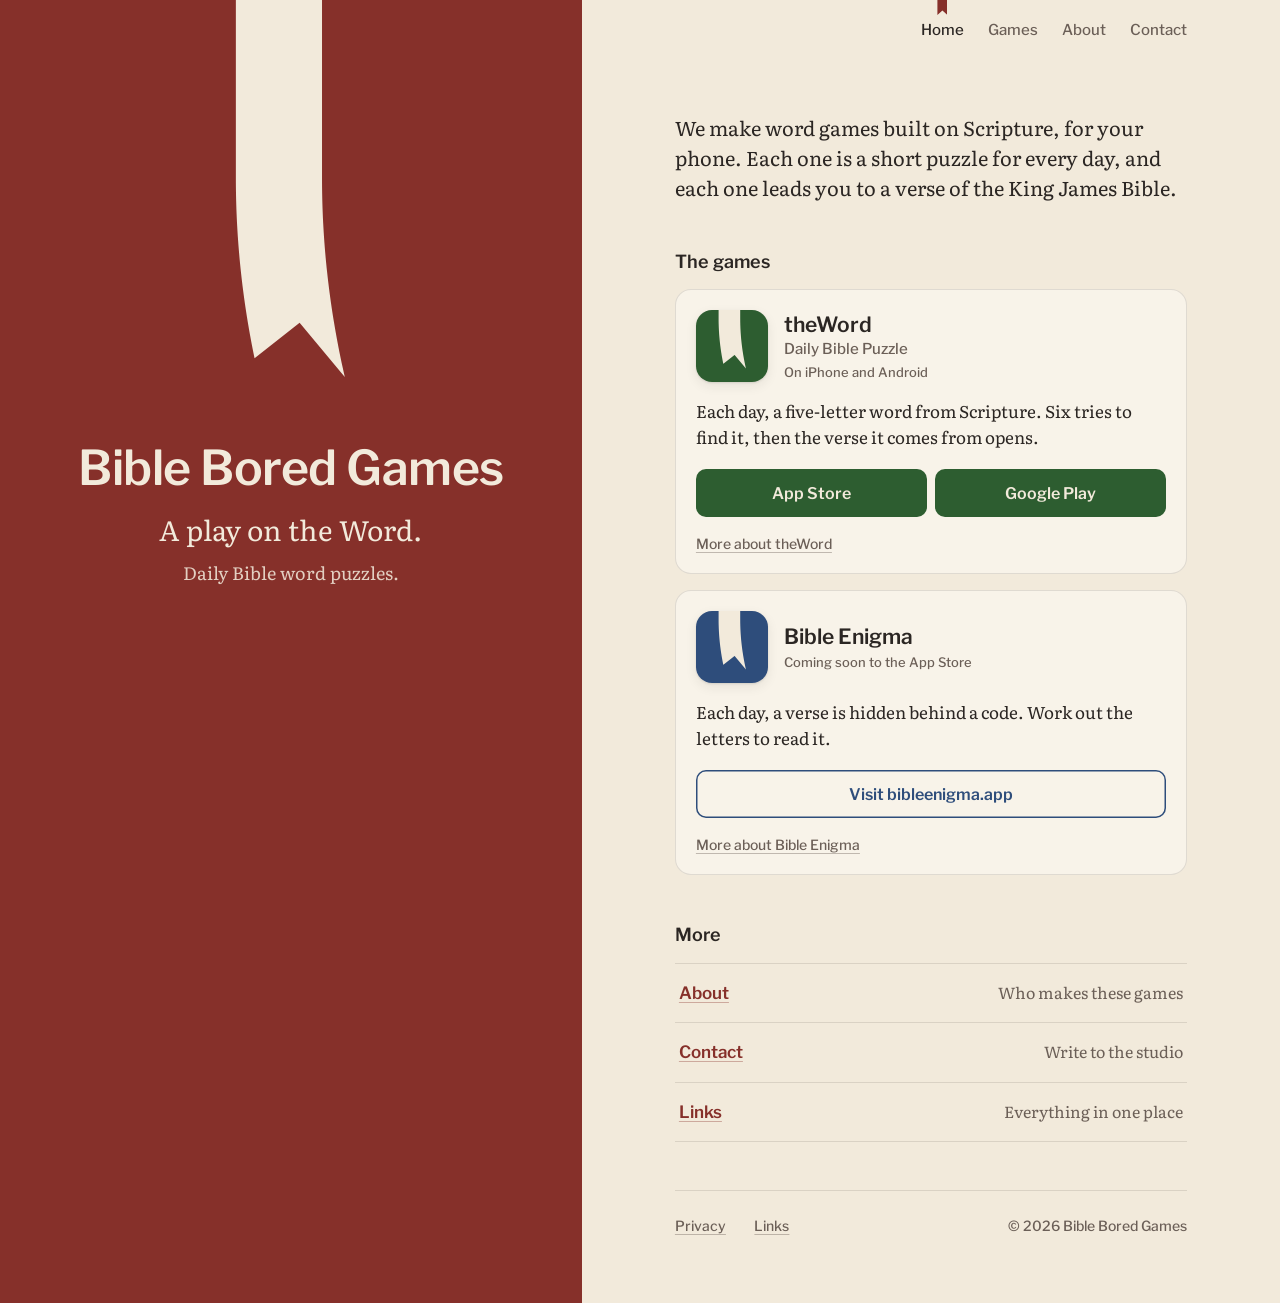
<file: index.html>
<!doctype html>
<html lang="en-US">
<head>
<meta charset="utf-8">
<meta name="viewport" content="width=device-width, initial-scale=1">
<title>Bible Bored Games: A play on the Word</title>
<meta name="description" content="Bible Bored Games is a one-person studio making word games built on Scripture, King James Version. Play theWord on iPhone and Android; Bible Enigma is coming soon.">
<meta name="theme-color" content="#86302A">
<link rel="canonical" href="https://bibleboredgames.com/">

<meta property="og:type" content="website">
<meta property="og:site_name" content="Bible Bored Games">
<meta property="og:title" content="Bible Bored Games: A play on the Word">
<meta property="og:description" content="Bible Bored Games is a one-person studio making word games built on Scripture, King James Version. Play theWord on iPhone and Android; Bible Enigma is coming soon.">
<meta property="og:url" content="https://bibleboredgames.com/">
<meta property="og:image" content="https://bibleboredgames.com/assets/img/og-image.png">
<meta property="og:image:width" content="1200">
<meta property="og:image:height" content="630">
<meta property="og:image:alt" content="A linen silk ribbon on a deep scarlet ground, above the words Bible Bored Games, A play on the Word.">
<meta name="twitter:card" content="summary_large_image">

<link rel="icon" href="/assets/img/favicon.svg" type="image/svg+xml">
<link rel="icon" href="/assets/img/favicon-32.png" sizes="32x32" type="image/png">
<link rel="apple-touch-icon" href="/assets/img/apple-touch-icon.png">
<link rel="preload" href="/assets/fonts/LibreFranklin-600.ttf" as="font" type="font/ttf" crossorigin>
<link rel="preload" href="/assets/fonts/Literata-400.ttf" as="font" type="font/ttf" crossorigin>
<link rel="stylesheet" href="/assets/site.css">
</head>
<body class="book book--home">

<a class="skip" href="#main">Skip to content</a>

<header class="cover">
  <svg class="cover__ribbon" viewBox="-51 -400 130 632" preserveAspectRatio="xMidYMax slice" aria-hidden="true" focusable="false"><path d="M-50.00,-400.00 L-50.00,0.00 L-49.99,5.23 L-49.95,10.45 L-49.88,15.68 L-49.78,20.91 L-49.66,26.14 L-49.51,31.36 L-49.34,36.59 L-49.13,41.82 L-48.90,47.05 L-48.65,52.27 L-48.36,57.50 L-48.05,62.73 L-47.71,67.95 L-47.34,73.18 L-46.95,78.41 L-46.53,83.64 L-46.08,88.86 L-45.61,94.09 L-45.11,99.32 L-44.58,104.55 L-44.02,109.77 L-43.44,115.00 L-42.83,120.23 L-42.20,125.45 L-41.53,130.68 L-40.84,135.91 L-40.12,141.14 L-39.38,146.36 L-38.61,151.59 L-37.81,156.82 L-36.98,162.05 L-36.13,167.27 L-35.24,172.50 L-34.34,177.73 L-33.40,182.95 L-32.44,188.18 L-31.45,193.41 L-30.43,198.64 L-29.39,203.86 L-28.32,209.09 L24.00,168.00 L76.44,230.91 L75.13,225.14 L73.86,219.36 L72.62,213.59 L71.42,207.82 L70.24,202.05 L69.10,196.27 L68.00,190.50 L66.92,184.73 L65.88,178.95 L64.87,173.18 L63.90,167.41 L62.96,161.64 L62.05,155.86 L61.17,150.09 L60.33,144.32 L59.52,138.55 L58.74,132.77 L58.00,127.00 L57.29,121.23 L56.61,115.45 L55.97,109.68 L55.35,103.91 L54.78,98.14 L54.23,92.36 L53.72,86.59 L53.24,80.82 L52.79,75.05 L52.38,69.27 L52.00,63.50 L51.65,57.73 L51.34,51.95 L51.06,46.18 L50.81,40.41 L50.59,34.64 L50.41,28.86 L50.26,23.09 L50.15,17.32 L50.07,11.55 L50.02,5.77 L50.00,0.00 L50.00,-400.00 Z"/></svg>
  <div class="cover__text">
    <h1 class="cover__name">Bible Bored Games</h1>
    <p class="cover__tagline">A play on the Word.</p>
    <p class="cover__line">Daily Bible word puzzles.</p>
  </div>
</header>

<div class="book__side">
<header class="masthead masthead--home">
  <div class="masthead__inner">
    <nav class="nav" aria-label="Site">
      <ul>
      <li><a href="/" aria-current="page">Home</a></li>
      <li><a href="/games/">Games</a></li>
      <li><a href="/about/">About</a></li>
      <li><a href="/contact/">Contact</a></li>
      </ul>
    </nav>
  </div>
</header>

<div class="home-page">
<main id="main">

  <p class="intro">We make word games built on Scripture, for your phone. Each one is a short puzzle for every day, and each one leads you to a verse of the King James Bible.</p>

  <h2 class="section-title" id="games">The games</h2>
  <article class="game game--theword" aria-labelledby="theword-name">
    <div class="game__head">
      <img class="game__icon" src="/assets/img/theword-icon.png" width="72" height="72" alt="theWord app icon: a linen ribbon on forest green">
      <div>
        <h3 class="game__name" id="theword-name">theWord<span class="game__subname">Daily Bible Puzzle</span></h3>
        <p class="game__status">On iPhone and Android</p>
      </div>
    </div>
    <p class="game__line">Each day, a five-letter word from Scripture. Six tries to find it, then the verse it comes from opens.</p>
    <div class="stores">
      <a class="button button--theword" href="https://apps.apple.com/us/app/theword-daily-bible-puzzle/id6824600666">App Store</a>
      <a class="button button--theword" href="https://play.google.com/store/apps/details?id=com.lukehess.theword">Google Play</a>
    </div>
    <ul class="small-links">
      <li><a href="/games/theword/">More about theWord</a></li>
    </ul>
  </article>

  <article class="game game--enigma" aria-labelledby="enigma-name">
    <div class="game__head">
      <img class="game__icon" src="/assets/img/bible-enigma-icon.png" width="72" height="72" alt="Bible Enigma app icon: a linen ribbon on navy">
      <div>
        <h3 class="game__name" id="enigma-name">Bible Enigma</h3>
        <p class="game__status">Coming soon to the App Store</p>
      </div>
    </div>
    <p class="game__line">Each day, a verse is hidden behind a code. Work out the letters to read it.</p>
    <div class="stores">
      <!--
        STORE BUTTONS FOR BIBLE ENIGMA GO HERE.
        When the app is live, replace the bibleenigma.app link with the two store
        buttons (as on theWord's page, with class "button button--enigma") and change
        "Coming soon to the App Store" to "On iPhone and Android" (or "On iPhone").
        Do the same on /games/bible-enigma/, /games/ and /links/.
      -->
      <a class="button button--enigma-outline" href="https://bibleenigma.app">Visit bibleenigma.app</a>
    </div>
    <ul class="small-links">
      <li><a href="/games/bible-enigma/">More about Bible Enigma</a></li>
    </ul>
  </article>

  <h2 class="section-title">More</h2>
  <ul class="contents">
    <li><a href="/about/"><span class="contents__name">About</span><span class="contents__what">Who makes these games</span></a></li>
    <li><a href="/contact/"><span class="contents__name">Contact</span><span class="contents__what">Write to the studio</span></a></li>
    <li><a href="/links/"><span class="contents__name">Links</span><span class="contents__what">Everything in one place</span></a></li>
  </ul>

</main>

<footer class="site-foot">
  <div class="site-foot__inner">
    <ul>
      <li><a href="/privacy/">Privacy</a></li>
      <li><a href="/links/">Links</a></li>
    </ul>
    <p>© 2026 Bible Bored Games</p>
  </div>
</footer>
</div>
</div>

</body>
</html>
</file>
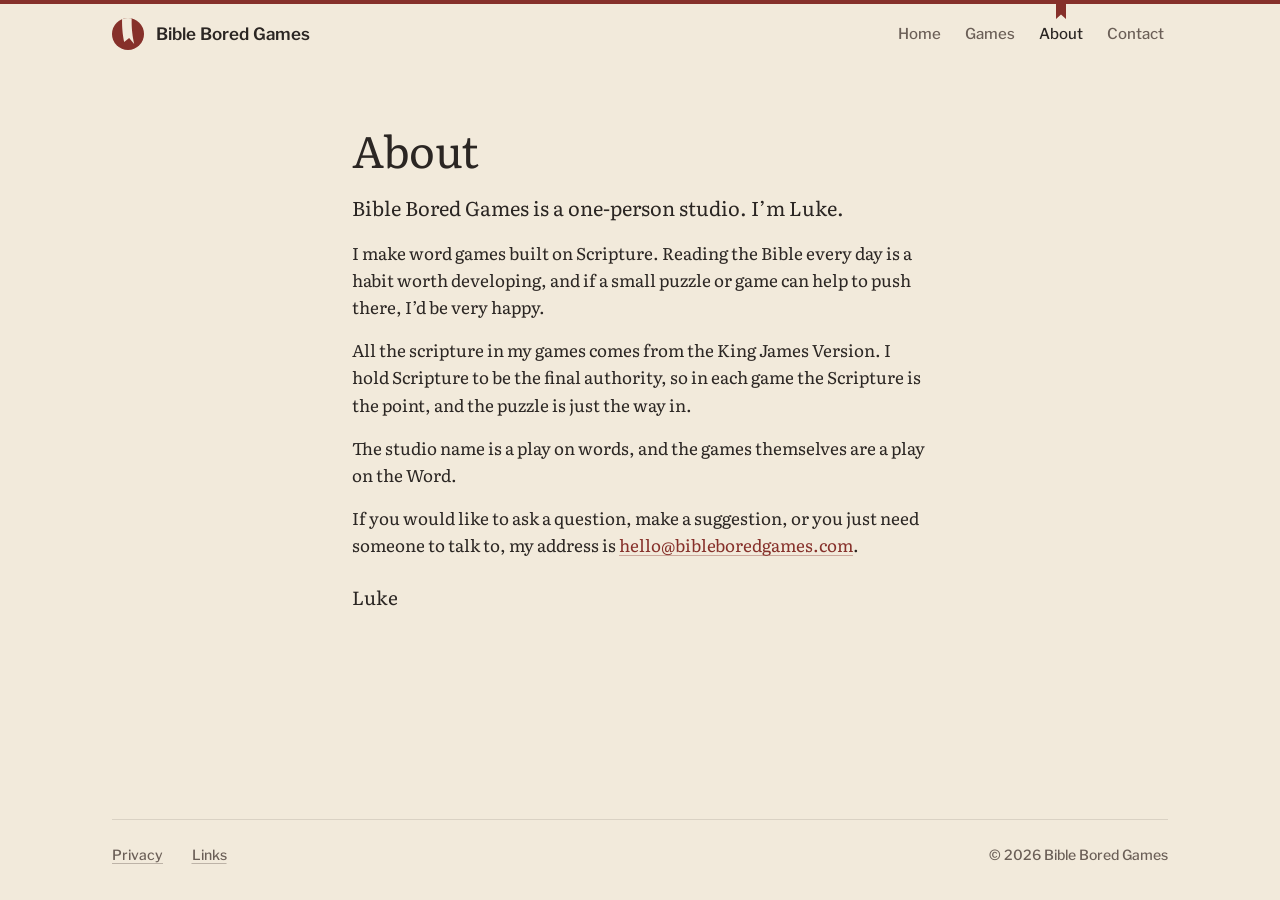
<file: about/index.html>
<!doctype html>
<html lang="en-US">
<head>
<meta charset="utf-8">
<meta name="viewport" content="width=device-width, initial-scale=1">
<title>About: Bible Bored Games</title>
<meta name="description" content="Bible Bored Games is a one-person studio making word games built on Scripture, from the King James Version.">
<meta name="theme-color" content="#86302A">
<link rel="canonical" href="https://bibleboredgames.com/about/">

<meta property="og:type" content="website">
<meta property="og:site_name" content="Bible Bored Games">
<meta property="og:title" content="About: Bible Bored Games">
<meta property="og:description" content="Bible Bored Games is a one-person studio making word games built on Scripture, from the King James Version.">
<meta property="og:url" content="https://bibleboredgames.com/about/">
<meta property="og:image" content="https://bibleboredgames.com/assets/img/og-image.png">
<meta property="og:image:width" content="1200">
<meta property="og:image:height" content="630">
<meta property="og:image:alt" content="A linen silk ribbon on a deep scarlet ground, above the words Bible Bored Games, A play on the Word.">
<meta name="twitter:card" content="summary_large_image">

<link rel="icon" href="/assets/img/favicon.svg" type="image/svg+xml">
<link rel="icon" href="/assets/img/favicon-32.png" sizes="32x32" type="image/png">
<link rel="apple-touch-icon" href="/assets/img/apple-touch-icon.png">
<link rel="preload" href="/assets/fonts/LibreFranklin-600.ttf" as="font" type="font/ttf" crossorigin>
<link rel="preload" href="/assets/fonts/Literata-400.ttf" as="font" type="font/ttf" crossorigin>
<link rel="stylesheet" href="/assets/site.css">
</head>
<body>

<a class="skip" href="#main">Skip to content</a>
<header class="masthead">
  <div class="masthead__inner">
    <a class="brand" href="/"><img src="/assets/img/favicon.svg" width="32" height="32" alt=""><span class="brand__name">Bible Bored Games</span><span class="visually-hidden">, home</span></a>
    <nav class="nav" aria-label="Site">
      <ul>
      <li><a href="/">Home</a></li>
      <li><a href="/games/">Games</a></li>
      <li><a href="/about/" aria-current="page">About</a></li>
      <li><a href="/contact/">Contact</a></li>
      </ul>
    </nav>
  </div>
</header>

<main id="main" class="sheet sheet--text">
  <!-- Text approved word for word by the owner, Nov 19 (HQ D-133). -->
  <div class="column">
    <h1 class="title">About</h1>
    <div class="prose">
      <p class="lede">Bible Bored Games is a one-person studio. I’m Luke.</p>
      <p>I make word games built on Scripture. Reading the Bible every day is a habit worth developing, and if a small puzzle or game can help to push there, I’d be very happy.</p>
      <p>All the scripture in my games comes from the King James Version. I hold Scripture to be the final authority, so in each game the Scripture is the point, and the puzzle is just the way in.</p>
      <p>The studio name is a play on words, and the games themselves are a play on the Word.</p>
      <p>If you would like to ask a question, make a suggestion, or you just need someone to talk to, my address is <a href="mailto:hello@bibleboredgames.com">hello@bibleboredgames.com</a>.</p>
      <p class="signature">Luke</p>
    </div>
  </div>
</main>

<footer class="site-foot">
  <div class="site-foot__inner">
    <ul>
      <li><a href="/privacy/">Privacy</a></li>
      <li><a href="/links/">Links</a></li>
    </ul>
    <p>© 2026 Bible Bored Games</p>
  </div>
</footer>

</body>
</html>
</file>
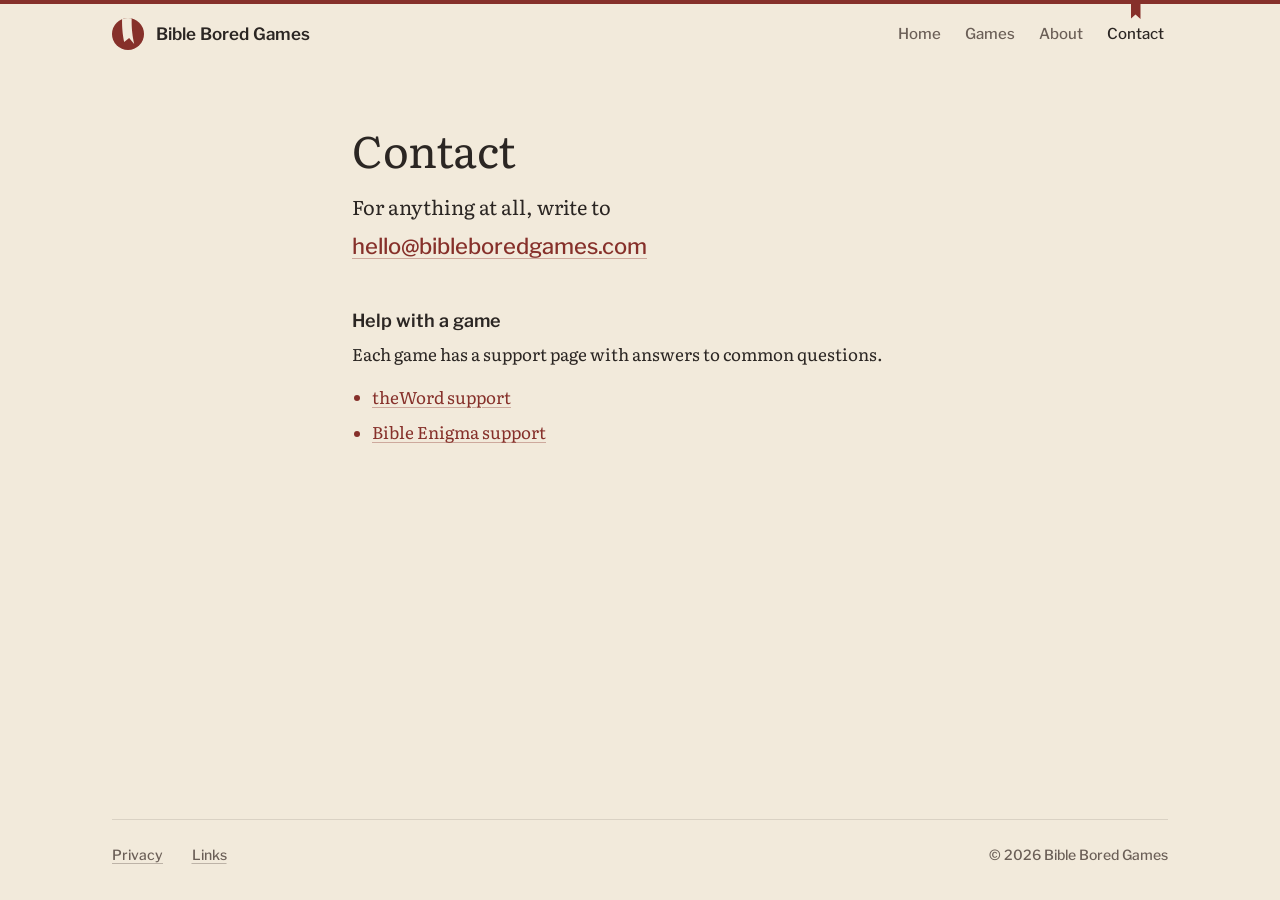
<file: contact/index.html>
<!doctype html>
<html lang="en-US">
<head>
<meta charset="utf-8">
<meta name="viewport" content="width=device-width, initial-scale=1">
<title>Contact: Bible Bored Games</title>
<meta name="description" content="Write to Bible Bored Games at hello@bibleboredgames.com. For help with a game, see theWord's or Bible Enigma's support page.">
<meta name="theme-color" content="#86302A">
<link rel="canonical" href="https://bibleboredgames.com/contact/">

<meta property="og:type" content="website">
<meta property="og:site_name" content="Bible Bored Games">
<meta property="og:title" content="Contact: Bible Bored Games">
<meta property="og:description" content="Write to Bible Bored Games at hello@bibleboredgames.com. For help with a game, see theWord's or Bible Enigma's support page.">
<meta property="og:url" content="https://bibleboredgames.com/contact/">
<meta property="og:image" content="https://bibleboredgames.com/assets/img/og-image.png">
<meta property="og:image:width" content="1200">
<meta property="og:image:height" content="630">
<meta property="og:image:alt" content="A linen silk ribbon on a deep scarlet ground, above the words Bible Bored Games, A play on the Word.">
<meta name="twitter:card" content="summary_large_image">

<link rel="icon" href="/assets/img/favicon.svg" type="image/svg+xml">
<link rel="icon" href="/assets/img/favicon-32.png" sizes="32x32" type="image/png">
<link rel="apple-touch-icon" href="/assets/img/apple-touch-icon.png">
<link rel="preload" href="/assets/fonts/LibreFranklin-600.ttf" as="font" type="font/ttf" crossorigin>
<link rel="preload" href="/assets/fonts/Literata-400.ttf" as="font" type="font/ttf" crossorigin>
<link rel="stylesheet" href="/assets/site.css">
</head>
<body>

<a class="skip" href="#main">Skip to content</a>
<header class="masthead">
  <div class="masthead__inner">
    <a class="brand" href="/"><img src="/assets/img/favicon.svg" width="32" height="32" alt=""><span class="brand__name">Bible Bored Games</span><span class="visually-hidden">, home</span></a>
    <nav class="nav" aria-label="Site">
      <ul>
      <li><a href="/">Home</a></li>
      <li><a href="/games/">Games</a></li>
      <li><a href="/about/">About</a></li>
      <li><a href="/contact/" aria-current="page">Contact</a></li>
      </ul>
    </nav>
  </div>
</header>

<main id="main" class="sheet sheet--text">
  <div class="column">
    <h1 class="title">Contact</h1>
    <p class="lede">For anything at all, write to</p>
    <p class="contact-big"><a class="contact__mail" href="mailto:hello@bibleboredgames.com">hello@bibleboredgames.com</a></p>

    <div class="prose">
      <h2>Help with a game</h2>
      <p>Each game has a support page with answers to common questions.</p>
      <ul>
        <li><a href="https://bibleboredgames.github.io/theword-privacy/support.html">theWord support</a></li>
        <li><a href="https://bibleenigma.app/support">Bible Enigma support</a></li>
      </ul>
    </div>
  </div>
</main>

<footer class="site-foot">
  <div class="site-foot__inner">
    <ul>
      <li><a href="/privacy/">Privacy</a></li>
      <li><a href="/links/">Links</a></li>
    </ul>
    <p>© 2026 Bible Bored Games</p>
  </div>
</footer>

</body>
</html>
</file>
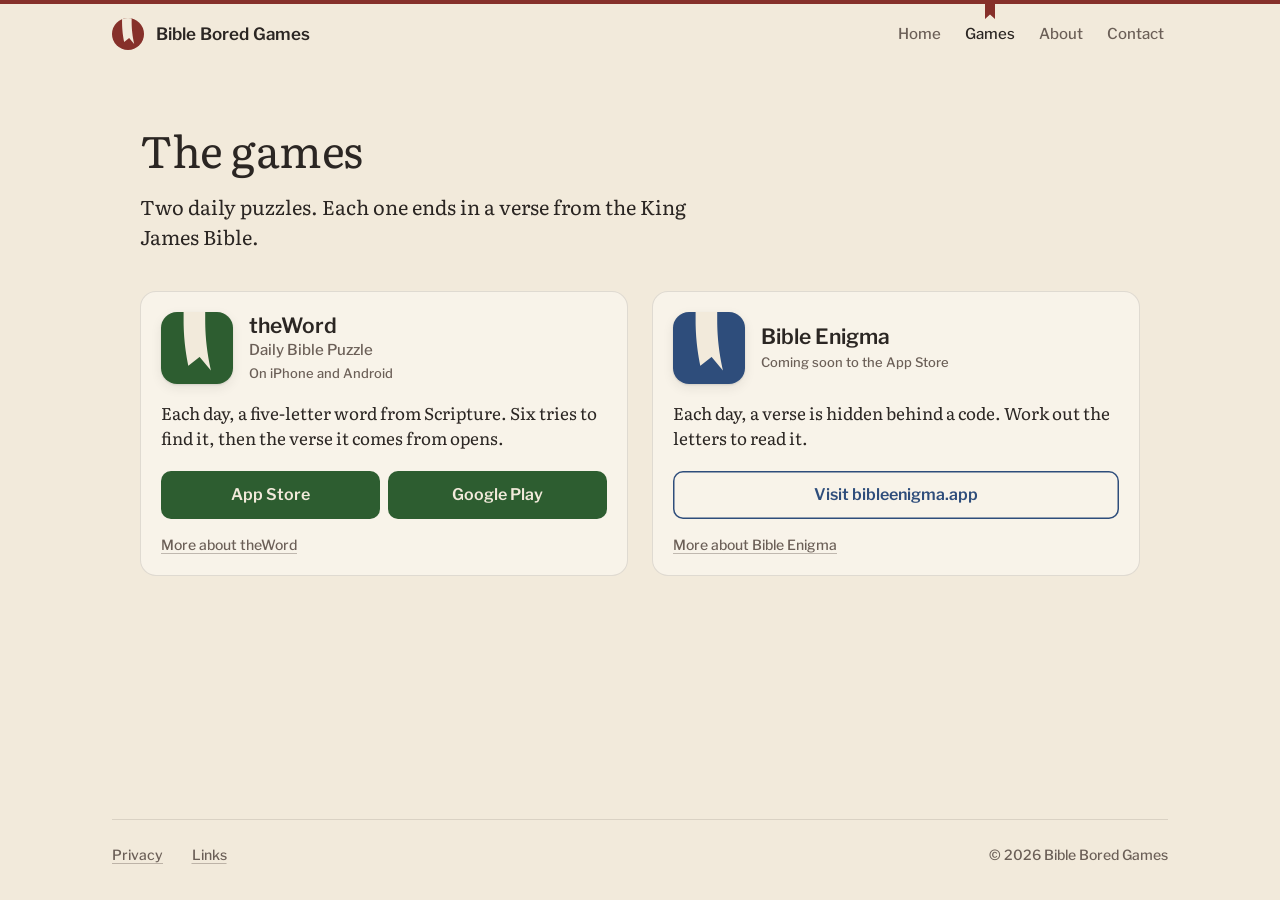
<file: games/index.html>
<!doctype html>
<html lang="en-US">
<head>
<meta charset="utf-8">
<meta name="viewport" content="width=device-width, initial-scale=1">
<title>Games: Bible Bored Games</title>
<meta name="description" content="The games from Bible Bored Games: theWord, a daily Bible word puzzle on iPhone and Android, and Bible Enigma, a verse a day hidden behind a code.">
<meta name="theme-color" content="#86302A">
<link rel="canonical" href="https://bibleboredgames.com/games/">

<meta property="og:type" content="website">
<meta property="og:site_name" content="Bible Bored Games">
<meta property="og:title" content="Games: Bible Bored Games">
<meta property="og:description" content="The games from Bible Bored Games: theWord, a daily Bible word puzzle on iPhone and Android, and Bible Enigma, a verse a day hidden behind a code.">
<meta property="og:url" content="https://bibleboredgames.com/games/">
<meta property="og:image" content="https://bibleboredgames.com/assets/img/og-image.png">
<meta property="og:image:width" content="1200">
<meta property="og:image:height" content="630">
<meta property="og:image:alt" content="A linen silk ribbon on a deep scarlet ground, above the words Bible Bored Games, A play on the Word.">
<meta name="twitter:card" content="summary_large_image">

<link rel="icon" href="/assets/img/favicon.svg" type="image/svg+xml">
<link rel="icon" href="/assets/img/favicon-32.png" sizes="32x32" type="image/png">
<link rel="apple-touch-icon" href="/assets/img/apple-touch-icon.png">
<link rel="preload" href="/assets/fonts/LibreFranklin-600.ttf" as="font" type="font/ttf" crossorigin>
<link rel="preload" href="/assets/fonts/Literata-400.ttf" as="font" type="font/ttf" crossorigin>
<link rel="stylesheet" href="/assets/site.css">
</head>
<body>

<a class="skip" href="#main">Skip to content</a>
<header class="masthead">
  <div class="masthead__inner">
    <a class="brand" href="/"><img src="/assets/img/favicon.svg" width="32" height="32" alt=""><span class="brand__name">Bible Bored Games</span><span class="visually-hidden">, home</span></a>
    <nav class="nav" aria-label="Site">
      <ul>
      <li><a href="/">Home</a></li>
      <li><a href="/games/" aria-current="page">Games</a></li>
      <li><a href="/about/">About</a></li>
      <li><a href="/contact/">Contact</a></li>
      </ul>
    </nav>
  </div>
</header>

<main id="main" class="sheet">
  <div class="column column--games">
    <h1 class="title">The games</h1>
    <p class="lede">Two daily puzzles. Each one ends in a verse from the King James Bible.</p>
    <div class="games-list">
  <article class="game game--theword" aria-labelledby="g-theword-name">
    <div class="game__head">
      <img class="game__icon" src="/assets/img/theword-icon.png" width="72" height="72" alt="theWord app icon: a linen ribbon on forest green">
      <div>
        <h2 class="game__name" id="g-theword-name">theWord<span class="game__subname">Daily Bible Puzzle</span></h2>
        <p class="game__status">On iPhone and Android</p>
      </div>
    </div>
    <p class="game__line">Each day, a five-letter word from Scripture. Six tries to find it, then the verse it comes from opens.</p>
    <div class="stores">
      <a class="button button--theword" href="https://apps.apple.com/us/app/theword-daily-bible-puzzle/id6824600666">App Store</a>
      <a class="button button--theword" href="https://play.google.com/store/apps/details?id=com.lukehess.theword">Google Play</a>
    </div>
    <ul class="small-links">
      <li><a href="/games/theword/">More about theWord</a></li>
    </ul>
  </article>

  <article class="game game--enigma" aria-labelledby="g-enigma-name">
    <div class="game__head">
      <img class="game__icon" src="/assets/img/bible-enigma-icon.png" width="72" height="72" alt="Bible Enigma app icon: a linen ribbon on navy">
      <div>
        <h2 class="game__name" id="g-enigma-name">Bible Enigma</h2>
        <p class="game__status">Coming soon to the App Store</p>
      </div>
    </div>
    <p class="game__line">Each day, a verse is hidden behind a code. Work out the letters to read it.</p>
    <div class="stores">
      <!--
        STORE BUTTONS FOR BIBLE ENIGMA GO HERE.
        When the app is live, replace the bibleenigma.app link with the two store
        buttons (as on theWord's page, with class "button button--enigma") and change
        "Coming soon to the App Store" to "On iPhone and Android" (or "On iPhone").
        Do the same on /games/bible-enigma/, /games/ and /links/.
      -->
      <a class="button button--enigma-outline" href="https://bibleenigma.app">Visit bibleenigma.app</a>
    </div>
    <ul class="small-links">
      <li><a href="/games/bible-enigma/">More about Bible Enigma</a></li>
    </ul>
  </article>
    </div>
  </div>
</main>

<footer class="site-foot">
  <div class="site-foot__inner">
    <ul>
      <li><a href="/privacy/">Privacy</a></li>
      <li><a href="/links/">Links</a></li>
    </ul>
    <p>© 2026 Bible Bored Games</p>
  </div>
</footer>

</body>
</html>
</file>
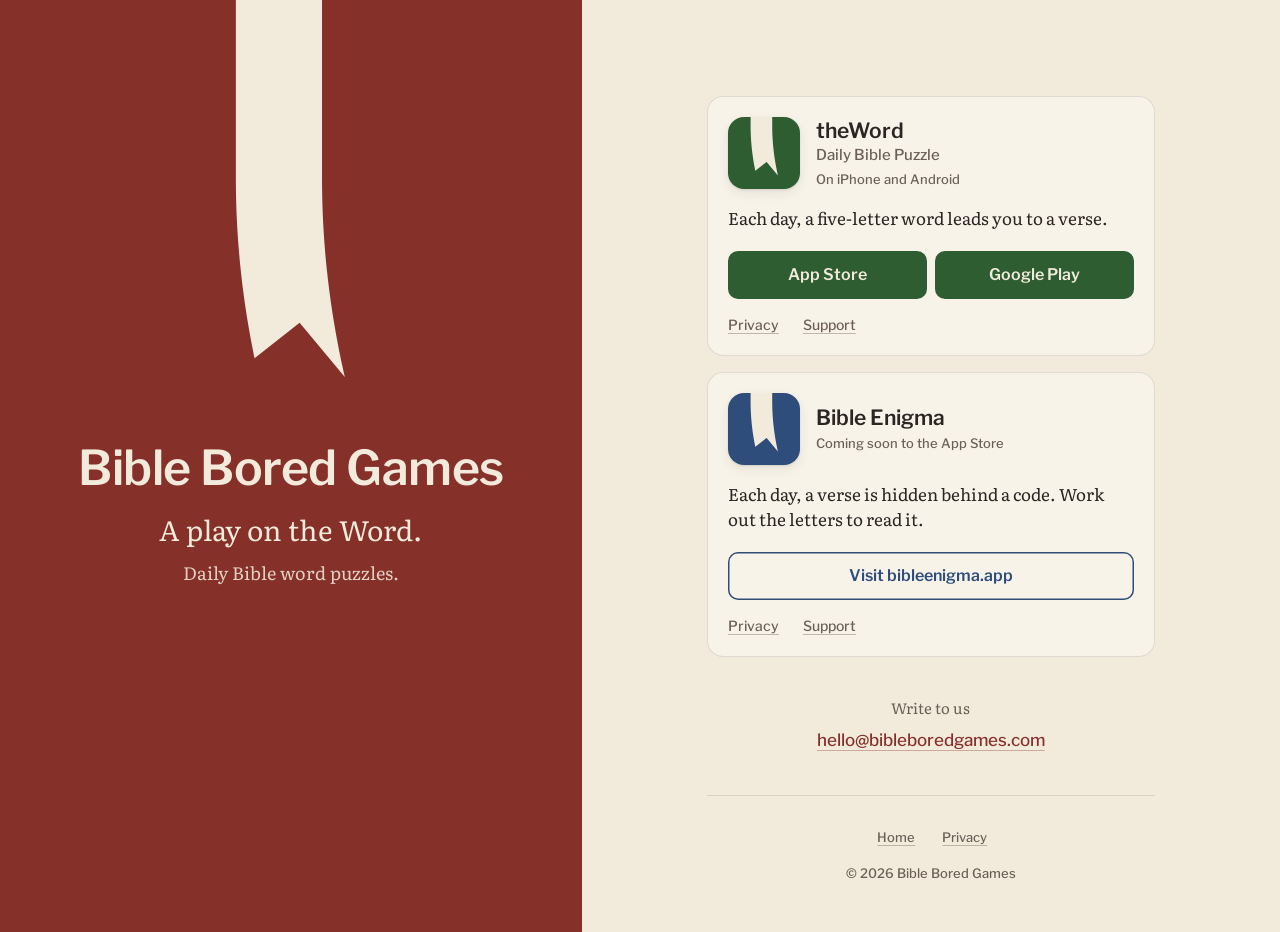
<file: links/index.html>
<!doctype html>
<html lang="en-US">
<head>
<meta charset="utf-8">
<meta name="viewport" content="width=device-width, initial-scale=1">
<title>Bible Bored Games: Links</title>
<meta name="description" content="Daily Bible word puzzles from Bible Bored Games. Play theWord on iPhone and Android, and see Bible Enigma, coming soon.">
<meta name="theme-color" content="#86302A">
<link rel="canonical" href="https://bibleboredgames.com/links/">

<meta property="og:type" content="website">
<meta property="og:site_name" content="Bible Bored Games">
<meta property="og:title" content="Bible Bored Games: A play on the Word">
<meta property="og:description" content="Daily Bible word puzzles. Play theWord on iPhone and Android, and see Bible Enigma, coming soon.">
<meta property="og:url" content="https://bibleboredgames.com/links/">
<meta property="og:image" content="https://bibleboredgames.com/assets/img/og-image.png">
<meta property="og:image:width" content="1200">
<meta property="og:image:height" content="630">
<meta property="og:image:alt" content="A linen silk ribbon on a deep scarlet ground, above the words Bible Bored Games, A play on the Word.">
<meta name="twitter:card" content="summary_large_image">

<link rel="icon" href="../assets/img/favicon.svg" type="image/svg+xml">
<link rel="icon" href="../assets/img/favicon-32.png" sizes="32x32" type="image/png">
<link rel="apple-touch-icon" href="../assets/img/apple-touch-icon.png">
<link rel="preload" href="../assets/fonts/LibreFranklin-600.ttf" as="font" type="font/ttf" crossorigin>
<link rel="preload" href="../assets/fonts/Literata-400.ttf" as="font" type="font/ttf" crossorigin>
<link rel="stylesheet" href="../assets/site.css">
</head>
<body class="book">

<header class="cover">
  <svg class="cover__ribbon" viewBox="-51 -400 130 632" preserveAspectRatio="xMidYMax slice" aria-hidden="true" focusable="false"><path d="M-50.00,-400.00 L-50.00,0.00 L-49.99,5.23 L-49.95,10.45 L-49.88,15.68 L-49.78,20.91 L-49.66,26.14 L-49.51,31.36 L-49.34,36.59 L-49.13,41.82 L-48.90,47.05 L-48.65,52.27 L-48.36,57.50 L-48.05,62.73 L-47.71,67.95 L-47.34,73.18 L-46.95,78.41 L-46.53,83.64 L-46.08,88.86 L-45.61,94.09 L-45.11,99.32 L-44.58,104.55 L-44.02,109.77 L-43.44,115.00 L-42.83,120.23 L-42.20,125.45 L-41.53,130.68 L-40.84,135.91 L-40.12,141.14 L-39.38,146.36 L-38.61,151.59 L-37.81,156.82 L-36.98,162.05 L-36.13,167.27 L-35.24,172.50 L-34.34,177.73 L-33.40,182.95 L-32.44,188.18 L-31.45,193.41 L-30.43,198.64 L-29.39,203.86 L-28.32,209.09 L24.00,168.00 L76.44,230.91 L75.13,225.14 L73.86,219.36 L72.62,213.59 L71.42,207.82 L70.24,202.05 L69.10,196.27 L68.00,190.50 L66.92,184.73 L65.88,178.95 L64.87,173.18 L63.90,167.41 L62.96,161.64 L62.05,155.86 L61.17,150.09 L60.33,144.32 L59.52,138.55 L58.74,132.77 L58.00,127.00 L57.29,121.23 L56.61,115.45 L55.97,109.68 L55.35,103.91 L54.78,98.14 L54.23,92.36 L53.72,86.59 L53.24,80.82 L52.79,75.05 L52.38,69.27 L52.00,63.50 L51.65,57.73 L51.34,51.95 L51.06,46.18 L50.81,40.41 L50.59,34.64 L50.41,28.86 L50.26,23.09 L50.15,17.32 L50.07,11.55 L50.02,5.77 L50.00,0.00 L50.00,-400.00 Z"/></svg>
  <div class="cover__text">
    <h1 class="cover__name">Bible Bored Games</h1>
    <p class="cover__tagline">A play on the Word.</p>
    <p class="cover__line">Daily Bible word puzzles.</p>
  </div>
</header>

<div class="page">
<main>

  <article class="game game--theword" aria-labelledby="theword-name">
    <div class="game__head">
      <img class="game__icon" src="../assets/img/theword-icon.png" width="72" height="72" alt="theWord app icon: a linen ribbon on forest green">
      <div>
        <h2 class="game__name" id="theword-name">theWord<span class="game__subname">Daily Bible Puzzle</span></h2>
        <p class="game__status">On iPhone and Android</p>
      </div>
    </div>
    <p class="game__line">Each day, a five-letter word leads you to a verse.</p>
    <div class="stores">
      <a class="button button--theword" href="https://apps.apple.com/us/app/theword-daily-bible-puzzle/id6824600666">App Store</a>
      <a class="button button--theword" href="https://play.google.com/store/apps/details?id=com.lukehess.theword">Google Play</a>
    </div>
    <ul class="small-links">
      <li><a href="https://bibleboredgames.github.io/theword-privacy/">Privacy</a></li>
      <li><a href="https://bibleboredgames.github.io/theword-privacy/support.html">Support</a></li>
    </ul>
  </article>

  <article class="game game--enigma" aria-labelledby="enigma-name">
    <div class="game__head">
      <img class="game__icon" src="../assets/img/bible-enigma-icon.png" width="72" height="72" alt="Bible Enigma app icon: a linen ribbon on navy">
      <div>
        <h2 class="game__name" id="enigma-name">Bible Enigma</h2>
        <p class="game__status">Coming soon to the App Store</p>
      </div>
    </div>
    <p class="game__line">Each day, a verse is hidden behind a code. Work out the letters to read it.</p>
    <div class="stores">
      <!--
        STORE BUTTONS FOR BIBLE ENIGMA GO HERE.
        When the app is live, replace the "Visit bibleenigma.app" link below with
        these two lines (put in the real store links), and change the status line
        above from "Coming soon to the App Store" to "On iPhone and Android"
        (or "On iPhone" if it is only on the App Store):

        <a class="button button--enigma" href="APP-STORE-LINK">App Store</a>
        <a class="button button--enigma" href="GOOGLE-PLAY-LINK">Google Play</a>
      -->
      <a class="button button--enigma-outline" href="https://bibleenigma.app">Visit bibleenigma.app</a>
    </div>
    <ul class="small-links">
      <li><a href="https://bibleenigma.app/privacy">Privacy</a></li>
      <li><a href="https://bibleenigma.app/support">Support</a></li>
    </ul>
  </article>

  <!--
    FOLLOW US: hidden for now. The owner has not yet confirmed that these
    accounts exist. The PM turns this section on once the owner confirms the
    handles: check both links, then change data-enabled="false" to "true".
  -->
  <section class="block follow" data-enabled="false" aria-labelledby="follow-title">
    <h2 class="block__title" id="follow-title">Follow us</h2>
    <ul class="follow__links">
      <li><a href="https://www.instagram.com/bibleboredgames/">Instagram</a></li>
      <li><a href="https://www.facebook.com/bibleboredgames">Facebook</a></li>
    </ul>
  </section>

  <section class="block contact" aria-labelledby="contact-title">
    <h2 class="block__title" id="contact-title">Write to us</h2>
    <a class="contact__mail" href="mailto:hello@bibleboredgames.com">hello@bibleboredgames.com</a>
  </section>

</main>

<footer class="footer">
  <ul class="footer__links">
    <li><a href="/">Home</a></li>
    <li><a href="/privacy/">Privacy</a></li>
  </ul>
  <p>© 2026 Bible Bored Games</p>
</footer>
</div>

</body>
</html>
</file>
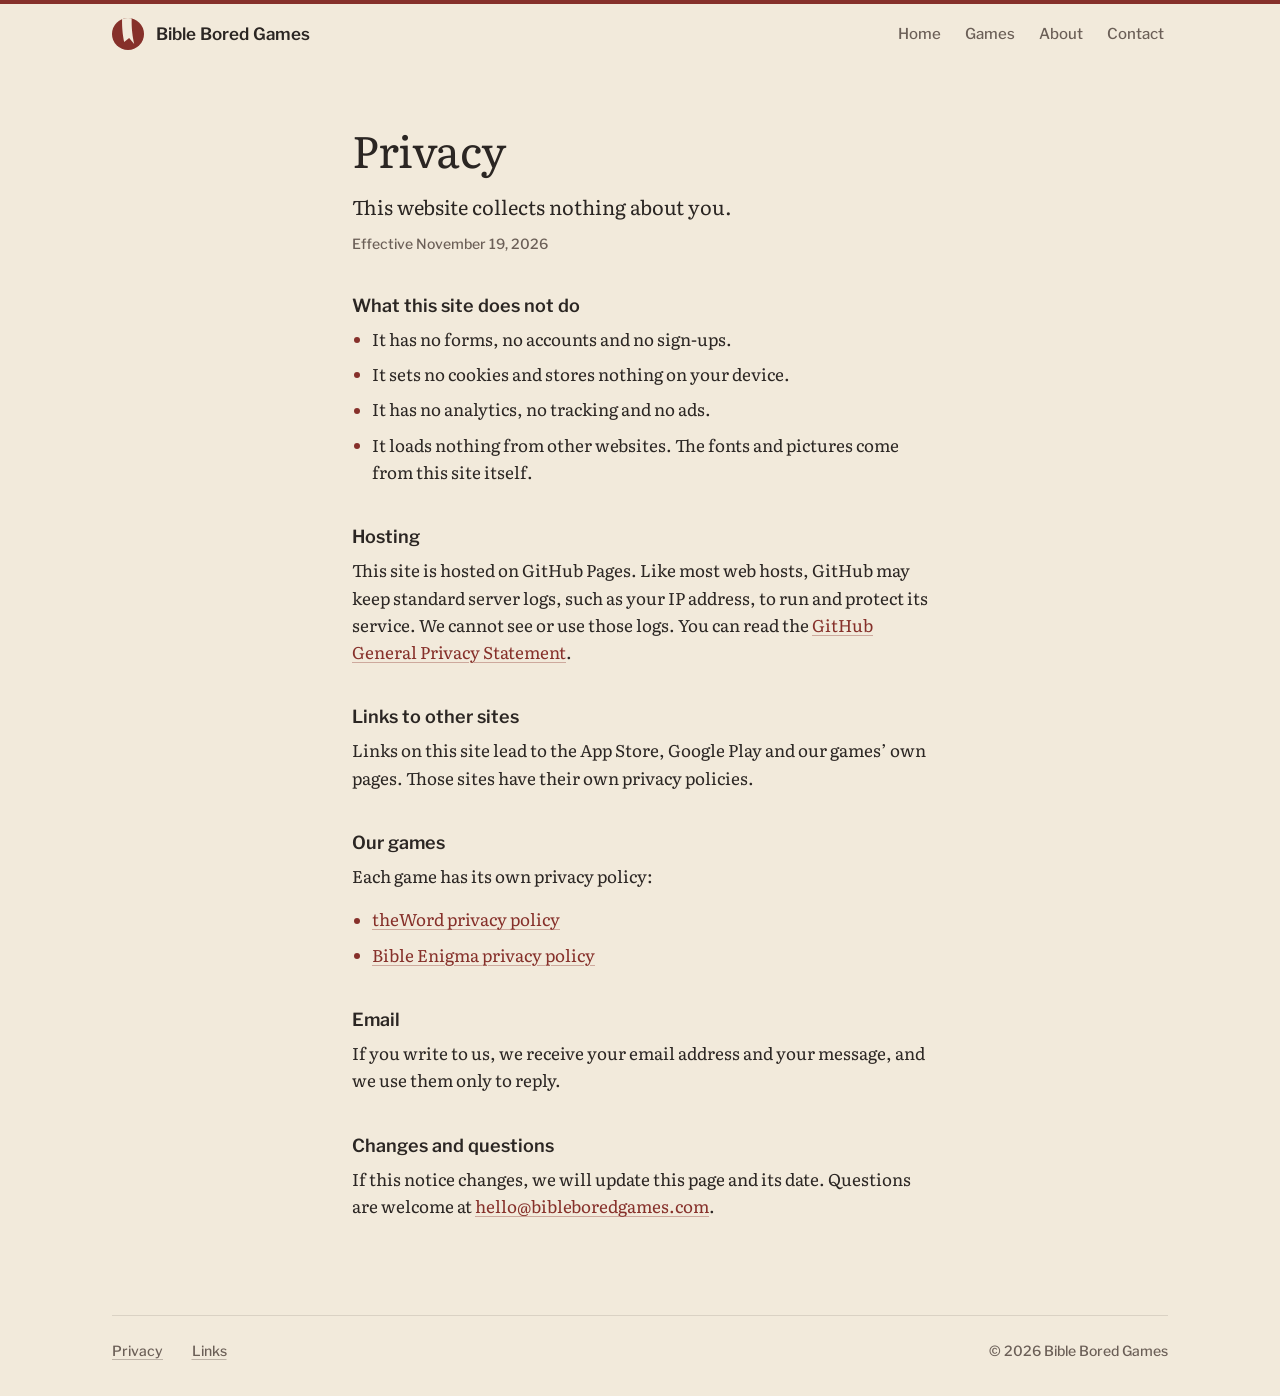
<file: privacy/index.html>
<!doctype html>
<html lang="en-US">
<head>
<meta charset="utf-8">
<meta name="viewport" content="width=device-width, initial-scale=1">
<title>Privacy: Bible Bored Games</title>
<meta name="description" content="The privacy notice for the Bible Bored Games website: it collects nothing, sets no cookies and has no analytics or tracking.">
<meta name="theme-color" content="#86302A">
<link rel="canonical" href="https://bibleboredgames.com/privacy/">

<meta property="og:type" content="website">
<meta property="og:site_name" content="Bible Bored Games">
<meta property="og:title" content="Privacy: Bible Bored Games">
<meta property="og:description" content="The privacy notice for the Bible Bored Games website: it collects nothing, sets no cookies and has no analytics or tracking.">
<meta property="og:url" content="https://bibleboredgames.com/privacy/">
<meta property="og:image" content="https://bibleboredgames.com/assets/img/og-image.png">
<meta property="og:image:width" content="1200">
<meta property="og:image:height" content="630">
<meta property="og:image:alt" content="A linen silk ribbon on a deep scarlet ground, above the words Bible Bored Games, A play on the Word.">
<meta name="twitter:card" content="summary_large_image">

<link rel="icon" href="/assets/img/favicon.svg" type="image/svg+xml">
<link rel="icon" href="/assets/img/favicon-32.png" sizes="32x32" type="image/png">
<link rel="apple-touch-icon" href="/assets/img/apple-touch-icon.png">
<link rel="preload" href="/assets/fonts/LibreFranklin-600.ttf" as="font" type="font/ttf" crossorigin>
<link rel="preload" href="/assets/fonts/Literata-400.ttf" as="font" type="font/ttf" crossorigin>
<link rel="stylesheet" href="/assets/site.css">
</head>
<body>

<a class="skip" href="#main">Skip to content</a>
<header class="masthead">
  <div class="masthead__inner">
    <a class="brand" href="/"><img src="/assets/img/favicon.svg" width="32" height="32" alt=""><span class="brand__name">Bible Bored Games</span><span class="visually-hidden">, home</span></a>
    <nav class="nav" aria-label="Site">
      <ul>
      <li><a href="/">Home</a></li>
      <li><a href="/games/">Games</a></li>
      <li><a href="/about/">About</a></li>
      <li><a href="/contact/">Contact</a></li>
      </ul>
    </nav>
  </div>
</header>

<main id="main" class="sheet sheet--text">
  <!-- Approved by the owner Nov 19, 2026 (HQ D-134); effective on go-live. -->
  <div class="column">
    <h1 class="title">Privacy</h1>
    <p class="lede">This website collects nothing about you.</p>
    <p class="note" style="margin-top: 12px">Effective November 19, 2026</p>

    <div class="prose">
      <h2>What this site does not do</h2>
      <ul>
        <li>It has no forms, no accounts and no sign-ups.</li>
        <li>It sets no cookies and stores nothing on your device.</li>
        <li>It has no analytics, no tracking and no ads.</li>
        <li>It loads nothing from other websites. The fonts and pictures come from this site itself.</li>
      </ul>

      <h2>Hosting</h2>
      <p>This site is hosted on GitHub Pages. Like most web hosts, GitHub may keep standard server logs, such as your IP address, to run and protect its service. We cannot see or use those logs. You can read the <a href="https://docs.github.com/en/site-policy/privacy-policies/github-general-privacy-statement">GitHub General Privacy Statement</a>.</p>

      <h2>Links to other sites</h2>
      <p>Links on this site lead to the App Store, Google Play and our games’ own pages. Those sites have their own privacy policies.</p>

      <h2>Our games</h2>
      <p>Each game has its own privacy policy:</p>
      <ul>
        <li><a href="https://bibleboredgames.github.io/theword-privacy/">theWord privacy policy</a></li>
        <li><a href="https://bibleenigma.app/privacy">Bible Enigma privacy policy</a></li>
      </ul>

      <h2>Email</h2>
      <p>If you write to us, we receive your email address and your message, and we use them only to reply.</p>

      <h2>Changes and questions</h2>
      <p>If this notice changes, we will update this page and its date. Questions are welcome at <a href="mailto:hello@bibleboredgames.com">hello@bibleboredgames.com</a>.</p>
    </div>
  </div>
</main>

<footer class="site-foot">
  <div class="site-foot__inner">
    <ul>
      <li><a href="/privacy/">Privacy</a></li>
      <li><a href="/links/">Links</a></li>
    </ul>
    <p>© 2026 Bible Bored Games</p>
  </div>
</footer>

</body>
</html>
</file>
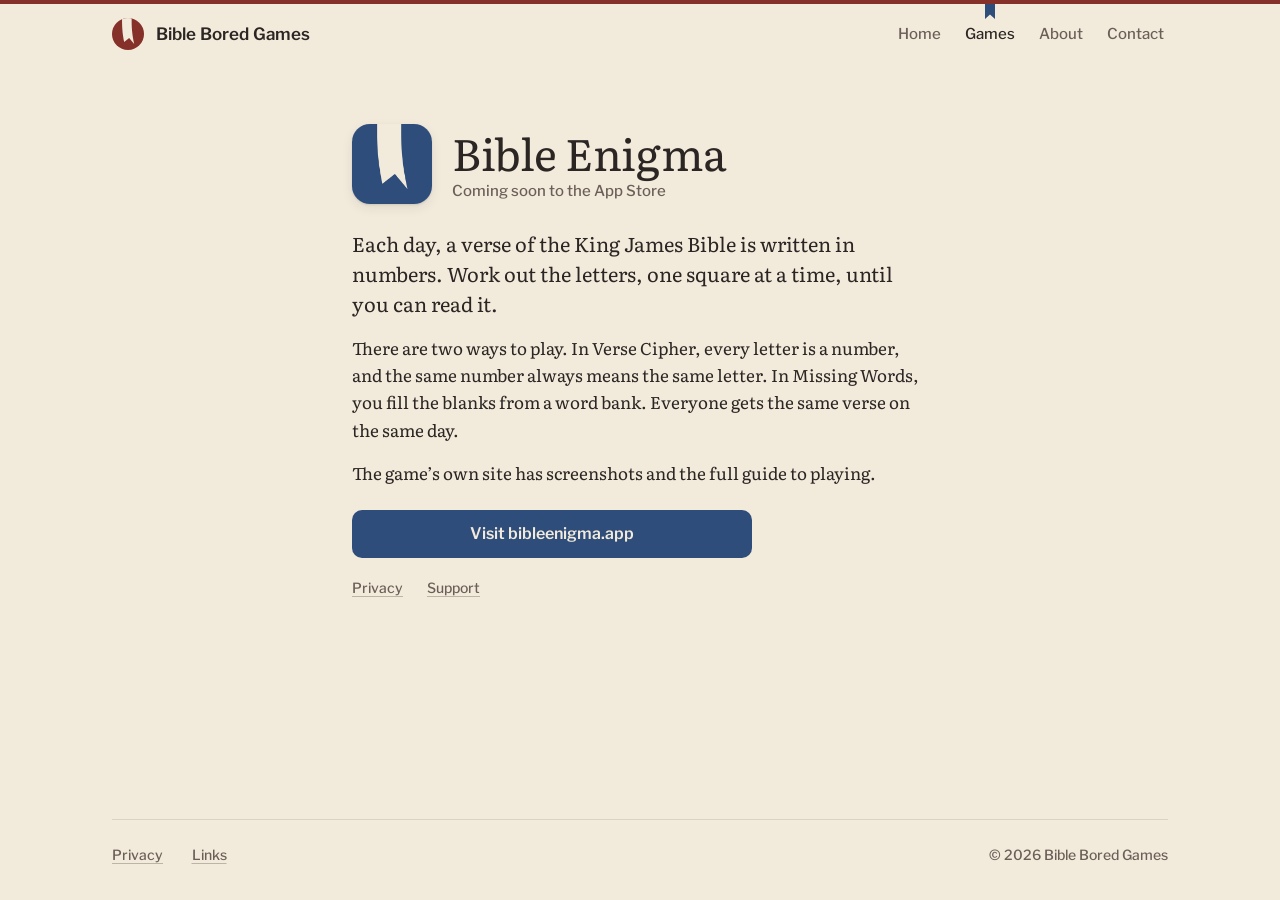
<file: games/bible-enigma/index.html>
<!doctype html>
<html lang="en-US">
<head>
<meta charset="utf-8">
<meta name="viewport" content="width=device-width, initial-scale=1">
<title>Bible Enigma: a verse a day, hidden behind a code</title>
<meta name="description" content="Bible Enigma is a daily Bible puzzle: each day a verse of the King James Bible is written in numbers, and you work out the letters to read it. Coming soon to the App Store.">
<meta name="theme-color" content="#86302A">
<link rel="canonical" href="https://bibleboredgames.com/games/bible-enigma/">

<meta property="og:type" content="website">
<meta property="og:site_name" content="Bible Bored Games">
<meta property="og:title" content="Bible Enigma: a verse a day, hidden behind a code">
<meta property="og:description" content="Bible Enigma is a daily Bible puzzle: each day a verse of the King James Bible is written in numbers, and you work out the letters to read it. Coming soon to the App Store.">
<meta property="og:url" content="https://bibleboredgames.com/games/bible-enigma/">
<meta property="og:image" content="https://bibleboredgames.com/assets/img/og-image.png">
<meta property="og:image:width" content="1200">
<meta property="og:image:height" content="630">
<meta property="og:image:alt" content="A linen silk ribbon on a deep scarlet ground, above the words Bible Bored Games, A play on the Word.">
<meta name="twitter:card" content="summary_large_image">

<link rel="icon" href="/assets/img/favicon.svg" type="image/svg+xml">
<link rel="icon" href="/assets/img/favicon-32.png" sizes="32x32" type="image/png">
<link rel="apple-touch-icon" href="/assets/img/apple-touch-icon.png">
<link rel="preload" href="/assets/fonts/LibreFranklin-600.ttf" as="font" type="font/ttf" crossorigin>
<link rel="preload" href="/assets/fonts/Literata-400.ttf" as="font" type="font/ttf" crossorigin>
<link rel="stylesheet" href="/assets/site.css">
</head>
<body class="page-enigma">

<a class="skip" href="#main">Skip to content</a>
<header class="masthead">
  <div class="masthead__inner">
    <a class="brand" href="/"><img src="/assets/img/favicon.svg" width="32" height="32" alt=""><span class="brand__name">Bible Bored Games</span><span class="visually-hidden">, home</span></a>
    <nav class="nav" aria-label="Site">
      <ul>
      <li><a href="/">Home</a></li>
      <li><a href="/games/" aria-current="page">Games</a></li>
      <li><a href="/about/">About</a></li>
      <li><a href="/contact/">Contact</a></li>
      </ul>
    </nav>
  </div>
</header>

<main id="main" class="sheet sheet--text">
  <div class="column">
    <div class="game-head">
      <img class="game-head__icon" src="/assets/img/bible-enigma-icon.png" width="80" height="80" alt="Bible Enigma app icon: a linen ribbon on navy">
      <div>
        <h1 class="title">Bible Enigma</h1>
        <p class="game-head__sub">Coming soon to the App Store</p>
      </div>
    </div>

    <p class="lede">Each day, a verse of the King James Bible is written in numbers. Work out the letters, one square at a time, until you can read it.</p>

    <div class="prose">
      <p>There are two ways to play. In Verse Cipher, every letter is a number, and the same number always means the same letter. In Missing Words, you fill the blanks from a word bank. Everyone gets the same verse on the same day.</p>
      <p>The game’s own site has screenshots and the full guide to playing.</p>
    </div>

    <div class="actions">
      <!--
        STORE BUTTONS FOR BIBLE ENIGMA GO HERE.
        When the app is live, replace the bibleenigma.app link with the two store
        buttons (as on theWord's page, with class "button button--enigma") and change
        "Coming soon to the App Store" to "On iPhone and Android" (or "On iPhone").
        Do the same on /games/bible-enigma/, /games/ and /links/.
      -->
      <a class="button button--enigma" href="https://bibleenigma.app">Visit bibleenigma.app</a>
    </div>
    <ul class="small-links small-links--page">
      <li><a href="https://bibleenigma.app/privacy">Privacy</a></li>
      <li><a href="https://bibleenigma.app/support">Support</a></li>
    </ul>
  </div>
</main>

<footer class="site-foot">
  <div class="site-foot__inner">
    <ul>
      <li><a href="/privacy/">Privacy</a></li>
      <li><a href="/links/">Links</a></li>
    </ul>
    <p>© 2026 Bible Bored Games</p>
  </div>
</footer>

</body>
</html>
</file>
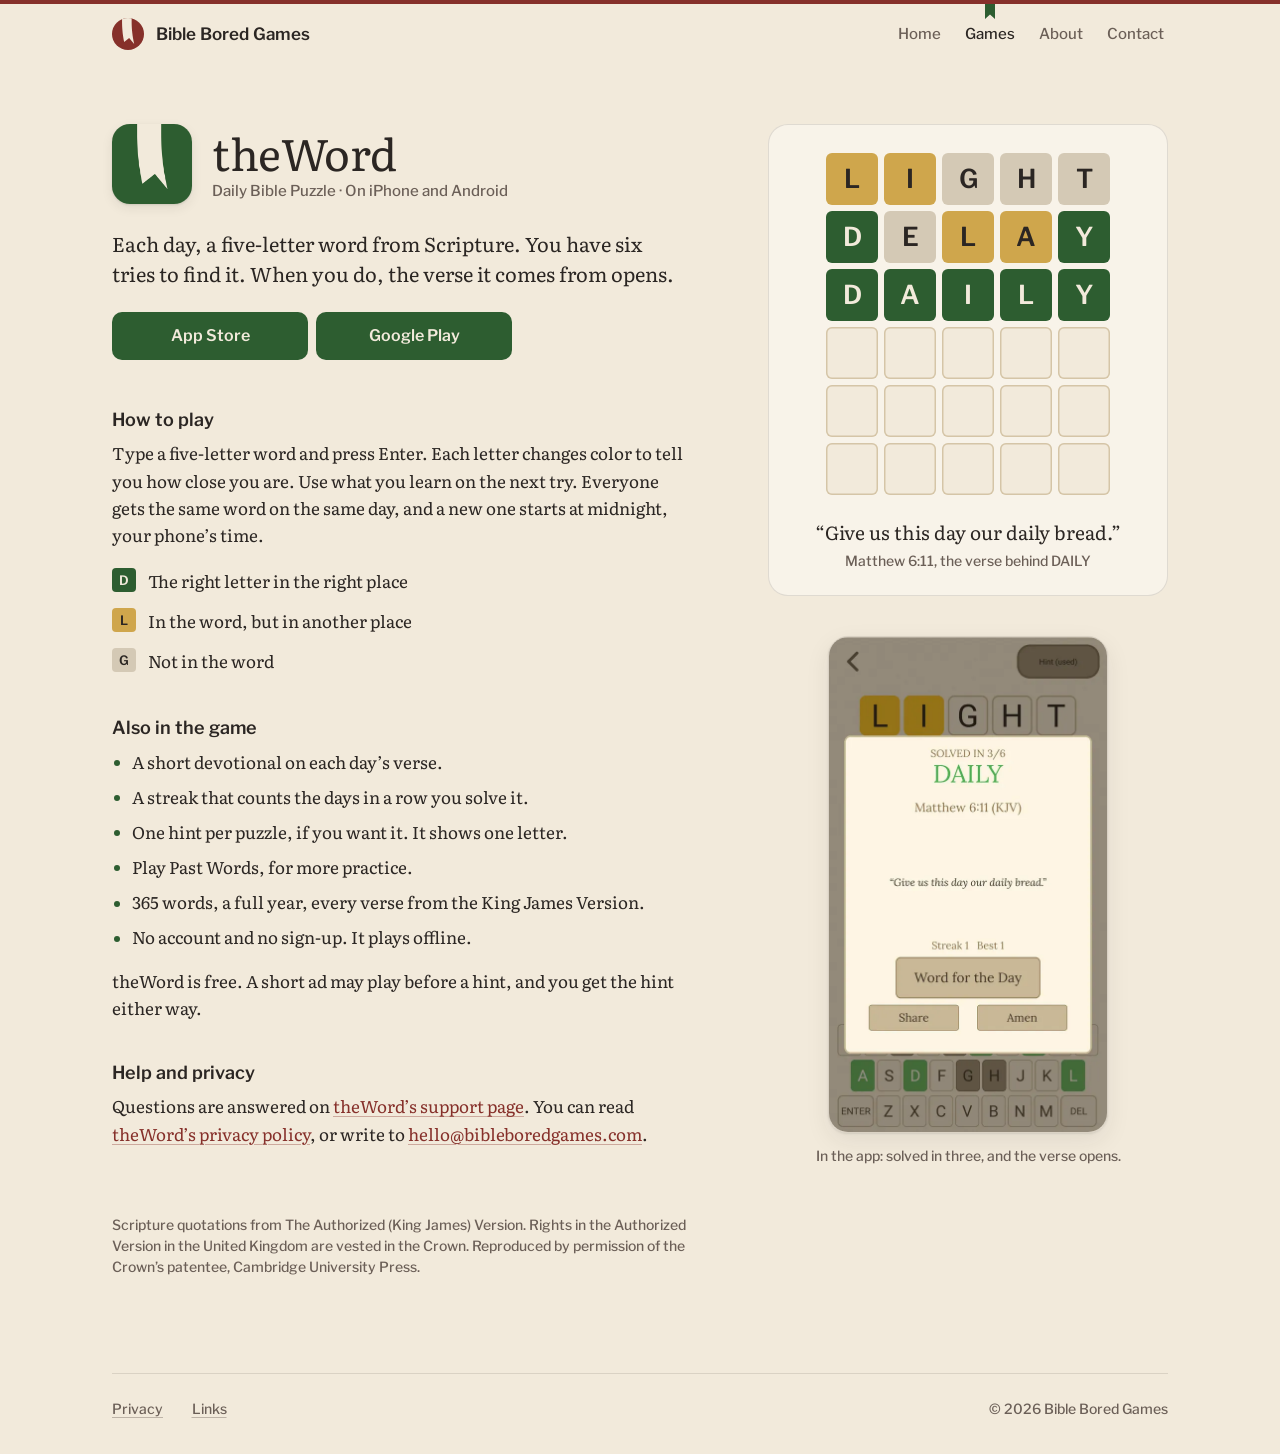
<file: games/theword/index.html>
<!doctype html>
<html lang="en-US">
<head>
<meta charset="utf-8">
<meta name="viewport" content="width=device-width, initial-scale=1">
<title>theWord: Daily Bible Puzzle</title>
<meta name="description" content="theWord is a daily Bible word puzzle. Each day, a five-letter word from Scripture. Six tries to find it, then the verse it comes from opens. Free on iPhone and Android.">
<meta name="theme-color" content="#86302A">
<link rel="canonical" href="https://bibleboredgames.com/games/theword/">

<meta property="og:type" content="website">
<meta property="og:site_name" content="Bible Bored Games">
<meta property="og:title" content="theWord: Daily Bible Puzzle">
<meta property="og:description" content="theWord is a daily Bible word puzzle. Each day, a five-letter word from Scripture. Six tries to find it, then the verse it comes from opens. Free on iPhone and Android.">
<meta property="og:url" content="https://bibleboredgames.com/games/theword/">
<meta property="og:image" content="https://bibleboredgames.com/assets/img/og-image.png">
<meta property="og:image:width" content="1200">
<meta property="og:image:height" content="630">
<meta property="og:image:alt" content="A linen silk ribbon on a deep scarlet ground, above the words Bible Bored Games, A play on the Word.">
<meta name="twitter:card" content="summary_large_image">

<link rel="icon" href="/assets/img/favicon.svg" type="image/svg+xml">
<link rel="icon" href="/assets/img/favicon-32.png" sizes="32x32" type="image/png">
<link rel="apple-touch-icon" href="/assets/img/apple-touch-icon.png">
<link rel="preload" href="/assets/fonts/LibreFranklin-600.ttf" as="font" type="font/ttf" crossorigin>
<link rel="preload" href="/assets/fonts/Literata-400.ttf" as="font" type="font/ttf" crossorigin>
<link rel="stylesheet" href="/assets/site.css">
</head>
<body class="page-theword">

<a class="skip" href="#main">Skip to content</a>
<header class="masthead">
  <div class="masthead__inner">
    <a class="brand" href="/"><img src="/assets/img/favicon.svg" width="32" height="32" alt=""><span class="brand__name">Bible Bored Games</span><span class="visually-hidden">, home</span></a>
    <nav class="nav" aria-label="Site">
      <ul>
      <li><a href="/">Home</a></li>
      <li><a href="/games/" aria-current="page">Games</a></li>
      <li><a href="/about/">About</a></li>
      <li><a href="/contact/">Contact</a></li>
      </ul>
    </nav>
  </div>
</header>

<main id="main" class="sheet">
  <div class="split">
    <div class="split__main">
      <div class="game-head">
        <img class="game-head__icon" src="/assets/img/theword-icon.png" width="80" height="80" alt="theWord app icon: a linen ribbon on forest green">
        <div>
          <h1 class="title">theWord</h1>
          <p class="game-head__sub">Daily Bible Puzzle · On iPhone and Android</p>
        </div>
      </div>

      <p class="lede">Each day, a five-letter word from Scripture. You have six tries to find it. When you do, the verse it comes from opens.</p>

      <div class="actions">
        <a class="button button--theword" href="https://apps.apple.com/us/app/theword-daily-bible-puzzle/id6824600666">App Store</a>
      <a class="button button--theword" href="https://play.google.com/store/apps/details?id=com.lukehess.theword">Google Play</a>
      </div>
    </div>

    <div class="split__aside">
      <figure class="board">
        <div class="board__grid" role="img" aria-label="An example game, solved on the third try. The word is DAILY. First guess LIGHT: L and I are in the word, in other places. Second guess DELAY: D and Y are in the right places; L and A are in the word, in other places. Third guess DAILY: all five letters right.">
          <span class="tile tile--near">L</span><span class="tile tile--near">I</span><span class="tile tile--out">G</span><span class="tile tile--out">H</span><span class="tile tile--out">T</span>
          <span class="tile tile--right">D</span><span class="tile tile--out">E</span><span class="tile tile--near">L</span><span class="tile tile--near">A</span><span class="tile tile--right">Y</span>
          <span class="tile tile--right">D</span><span class="tile tile--right">A</span><span class="tile tile--right">I</span><span class="tile tile--right">L</span><span class="tile tile--right">Y</span>
          <span class="tile"></span><span class="tile"></span><span class="tile"></span><span class="tile"></span><span class="tile"></span>
          <span class="tile"></span><span class="tile"></span><span class="tile"></span><span class="tile"></span><span class="tile"></span>
          <span class="tile"></span><span class="tile"></span><span class="tile"></span><span class="tile"></span><span class="tile"></span>
        </div>
        <figcaption>
          <span class="board__verse">“Give us this day our daily bread.”</span>
          <span class="board__ref">Matthew 6:11, the verse behind DAILY</span>
        </figcaption>
      </figure>
    </div>

    <div class="split__more prose">
        <h2>How to play</h2>
        <p>Type a five-letter word and press Enter. Each letter changes color to tell you how close you are. Use what you learn on the next try. Everyone gets the same word on the same day, and a new one starts at midnight, your phone’s time.</p>
        <ul class="legend" aria-label="What the colors mean">
          <li><span class="tile tile--right" aria-hidden="true">D</span>The right letter in the right place</li>
          <li><span class="tile tile--near" aria-hidden="true">L</span>In the word, but in another place</li>
          <li><span class="tile tile--out" aria-hidden="true">G</span>Not in the word</li>
        </ul>

        <h2>Also in the game</h2>
        <ul>
          <li>A short devotional on each day’s verse.</li>
          <li>A streak that counts the days in a row you solve it.</li>
          <li>One hint per puzzle, if you want it. It shows one letter.</li>
          <li>Play Past Words, for more practice.</li>
          <li>365 words, a full year, every verse from the King James Version.</li>
          <li>No account and no sign-up. It plays offline.</li>
        </ul>
        <p>theWord is free. A short ad may play before a hint, and you get the hint either way.</p>

        <h2>Help and privacy</h2>
        <p>Questions are answered on <a href="https://bibleboredgames.github.io/theword-privacy/support.html">theWord’s support page</a>. You can read <a href="https://bibleboredgames.github.io/theword-privacy/">theWord’s privacy policy</a>, or write to <a href="mailto:hello@bibleboredgames.com">hello@bibleboredgames.com</a>.</p>
    </div>

    <div class="split__shot">
    <!-- replace after theWord #28/#33 ship: this is the App Store screenshot from before the
         new forest, gold and stone colors (it still shows the old green and yellow keys).
         Swap in the new capture, cropped the same way, when the update is live. -->
    <figure class="shot">
      <img src="/assets/img/theword-reveal.webp" width="280" height="499" loading="lazy" alt="theWord on iPhone after solving DAILY in three tries: a card shows the word, Matthew 6:11 from the King James Version, “Give us this day our daily bread.”, the streak, and Share and Amen buttons.">
      <figcaption class="note">In the app: solved in three, and the verse opens.</figcaption>
    </figure>
    </div>
  </div>

  <p class="note kjv">Scripture quotations from The Authorized (King James) Version. Rights in the Authorized Version in the United Kingdom are vested in the Crown. Reproduced by permission of the Crown’s patentee, Cambridge University Press.</p>
</main>

<footer class="site-foot">
  <div class="site-foot__inner">
    <ul>
      <li><a href="/privacy/">Privacy</a></li>
      <li><a href="/links/">Links</a></li>
    </ul>
    <p>© 2026 Bible Bored Games</p>
  </div>
</footer>

</body>
</html>
</file>
<file: assets/site.css>
/* Bible Bored Games: shared stylesheet for the studio website.
   The links page (/links/) was the first page built on it. The rest of the
   site (Home, a page per game, About, Contact, Privacy, 404) adds its own
   rules in the second half of this file.
   The idea: Home and Links are the book's scarlet cover; every other page is
   a linen page inside, with the ribbon marking the page you are on.
   Colors come from the studio color system (HQ social/colour-system.md)
   and the app icons (HQ D-114). Fonts are self-hosted, OFL (see assets/fonts). */

@font-face {
  font-family: "Libre Franklin";
  src: url("fonts/LibreFranklin-500.ttf") format("truetype");
  font-weight: 500;
  font-style: normal;
  font-display: swap;
}
@font-face {
  font-family: "Libre Franklin";
  src: url("fonts/LibreFranklin-600.ttf") format("truetype");
  font-weight: 600;
  font-style: normal;
  font-display: swap;
}
@font-face {
  font-family: "Literata";
  src: url("fonts/Literata-400.ttf") format("truetype");
  font-weight: 400;
  font-style: normal;
  font-display: swap;
}

:root {
  --scarlet: #86302A;
  --scarlet-deep: #74291F;
  --linen: #F2EADB;
  --paper: #F8F3E9;
  --ink: #2B2623;
  --quiet: #6B5F57;
  --forest: #2D5D30;
  --forest-deep: #244B27;
  --navy: #2E4D7B;
  --navy-deep: #253F66;
  --hairline: rgba(43, 38, 35, 0.12);
  --cover-soft: rgba(242, 234, 219, 0.86);

  --sans: "Libre Franklin", "Helvetica Neue", Arial, sans-serif;
  --serif: "Literata", Georgia, "Times New Roman", serif;

  --ease: cubic-bezier(0.2, 0, 0, 1);
}

*, *::before, *::after { box-sizing: border-box; }

html {
  -webkit-text-size-adjust: 100%;
  text-size-adjust: 100%;
}

body {
  margin: 0;
  background: var(--linen);
  color: var(--ink);
  font-family: var(--serif);
  font-size: 17px;
  line-height: 1.5;
  -webkit-font-smoothing: antialiased;
}

h1, h2, h3, p, ul, ol, figure, dl, dd { margin: 0; }
ul { padding: 0; list-style: none; }
img { display: block; }

a { color: inherit; }

:focus-visible {
  outline: 2px solid var(--ink);
  outline-offset: 3px;
}

/* ---------- The cover: the studio's scarlet, with the ribbon hanging in ---------- */

.cover {
  position: relative;
  overflow: hidden;
  background: var(--scarlet);
  color: var(--linen);
  text-align: center;
  padding: 216px 16px 56px;
}

.cover__ribbon {
  position: absolute;
  top: 0;
  left: 50%;
  width: 76px;
  height: 176px;
  transform: translateX(-50%);
  fill: var(--linen);
}

.cover__name {
  font-family: var(--sans);
  font-weight: 600;
  font-size: clamp(28px, 8.8vw, 40px);
  line-height: 1.1;
  letter-spacing: -0.01em;
}

.cover__tagline {
  margin-top: 12px;
  font-family: var(--serif);
  font-size: clamp(20px, 5.6vw, 24px);
  line-height: 1.3;
}

.cover__line {
  margin-top: 8px;
  font-family: var(--serif);
  font-size: 16px;
  color: var(--cover-soft);
}

/* ---------- The page ---------- */

.page {
  max-width: 480px;
  margin: 0 auto;
  padding: 32px 16px 40px;
}

.game {
  background: var(--paper);
  border: 1px solid var(--hairline);
  border-radius: 16px;
  padding: 20px 20px 8px;
}

.game + .game { margin-top: 16px; }

.game__head {
  display: flex;
  align-items: center;
  gap: 16px;
}

.game__icon {
  flex: none;
  width: 72px;
  height: 72px;
  border-radius: 16px;
  box-shadow: 0 1px 2px rgba(43, 38, 35, 0.12), 0 4px 12px rgba(43, 38, 35, 0.08);
}

.game__name {
  font-family: var(--sans);
  font-weight: 600;
  font-size: 21px;
  line-height: 1.2;
}

.game__subname {
  display: block;
  font-weight: 500;
  font-size: 15px;
  line-height: 1.35;
  color: var(--quiet);
  margin-top: 2px;
}

.game__status {
  margin-top: 4px;
  font-family: var(--sans);
  font-weight: 500;
  font-size: 13px;
  line-height: 1.4;
  color: var(--quiet);
}

.game__line {
  margin-top: 16px;
  text-wrap: pretty;
  font-size: 17px;
  line-height: 1.5;
}

.stores {
  display: flex;
  gap: 8px;
  margin-top: 20px;
}

.button {
  flex: 1 1 0;
  display: inline-flex;
  align-items: center;
  justify-content: center;
  min-height: 48px;
  padding: 0 16px;
  border-radius: 10px;
  font-family: var(--sans);
  font-weight: 600;
  font-size: 16px;
  line-height: 1.2;
  text-align: center;
  text-decoration: none;
  transition: background-color 160ms var(--ease), color 160ms var(--ease), transform 120ms var(--ease);
}

.button:active { transform: scale(0.98); }

.button--theword { background: var(--forest); color: var(--linen); }
.button--theword:hover { background: var(--forest-deep); }

.button--enigma { background: var(--navy); color: var(--linen); }
.button--enigma:hover { background: var(--navy-deep); }

.button--enigma-outline {
  color: var(--navy);
  box-shadow: inset 0 0 0 1.5px var(--navy);
}
.button--enigma-outline:hover { background: rgba(46, 77, 123, 0.08); }

.small-links {
  display: flex;
  gap: 24px;
  margin-top: 4px;
}

.small-links a {
  display: inline-flex;
  align-items: center;
  min-height: 44px;
  font-family: var(--sans);
  font-weight: 500;
  font-size: 14px;
  color: var(--quiet);
  text-decoration: underline;
  text-decoration-color: rgba(107, 95, 87, 0.4);
  text-underline-offset: 3px;
  transition: color 160ms var(--ease), text-decoration-color 160ms var(--ease);
}
.small-links a:hover { color: var(--ink); text-decoration-color: currentColor; }

/* ---------- Follow and contact ---------- */

.block {
  margin-top: 40px;
  padding: 0 4px;
  text-align: center;
}

.block__title {
  font-family: var(--serif);
  font-weight: 400;
  font-size: 15px;
  color: var(--quiet);
}

.follow[data-enabled="false"] { display: none; }

.follow__links {
  display: flex;
  justify-content: center;
  gap: 24px;
}

.follow__links a,
.contact__mail {
  display: inline-flex;
  align-items: center;
  min-height: 44px;
  font-family: var(--sans);
  font-weight: 500;
  font-size: 17px;
  color: var(--scarlet);
  text-decoration: underline;
  text-decoration-color: rgba(134, 48, 42, 0.35);
  text-underline-offset: 4px;
  text-decoration-thickness: 1px;
  overflow-wrap: anywhere;
  transition: text-decoration-color 160ms var(--ease);
}
.follow__links a:hover,
.contact__mail:hover { text-decoration-color: currentColor; }

.footer {
  margin-top: 32px;
  padding-top: 20px;
  border-top: 1px solid var(--hairline);
  text-align: center;
  font-family: var(--sans);
  font-weight: 500;
  font-size: 13px;
  color: var(--quiet);
}

/* ---------- Narrow phones (320 to 359 px) ---------- */

@media (max-width: 359px) {
  .game { padding: 16px 16px 4px; }
  .game__head { gap: 12px; }
  .game__icon { width: 60px; height: 60px; border-radius: 14px; }
  .game__name { font-size: 19px; }
  .game__status { font-size: 12px; }
  .button { padding: 0 8px; font-size: 15px; white-space: nowrap; }
}

/* ---------- Wide screens: a book laid open, cover on the left, page on the right ---------- */

@media (min-width: 900px) {
  body.book {
    display: grid;
    grid-template-columns: minmax(0, 5fr) minmax(0, 6fr);
    min-height: 100vh;
  }

  .cover {
    min-height: 100vh;
    padding: calc(42vh + 64px) 48px 64px;
  }

  .cover__ribbon { width: 112px; height: 42vh; min-height: 260px; }

  .cover__name { font-size: 48px; }
  .cover__tagline { margin-top: 16px; font-size: 28px; }
  .cover__line { margin-top: 12px; font-size: 18px; }

  .page {
    width: 100%;
    max-width: 512px;
    padding: 96px 32px 48px;
    align-self: center;
  }
}

@media (prefers-reduced-motion: reduce) {
  .button, .small-links a, .contact__mail { transition: none; }
  .button:active { transform: none; }
}

/* ======================================================================
   The rest of the site
   ====================================================================== */

:root {
  --gold: #CFA64C;
  --stone: #D4C9B5;
  --tile-edge: #D5C5A7;
  --mark: var(--scarlet);          /* the ribbon color of the current page */
  --measure: 36rem;
}

.skip {
  position: absolute;
  left: 16px;
  top: -64px;
  z-index: 10;
  padding: 12px 16px;
  background: var(--ink);
  color: var(--linen);
  font-family: var(--sans);
  font-weight: 600;
  font-size: 15px;
  text-decoration: none;
  border-radius: 8px;
}
.skip:focus { top: 12px; }

.visually-hidden {
  position: absolute;
  width: 1px;
  height: 1px;
  overflow: hidden;
  clip: rect(0 0 0 0);
  white-space: nowrap;
}

/* ---------- Masthead: the scarlet edge of the cover, and the ribbon marking the page ---------- */

.masthead { border-top: 4px solid var(--scarlet); }
.masthead--home { border-top: 0; }
.masthead--home .masthead__inner { justify-content: center; }

.masthead__inner {
  max-width: 1120px;
  margin: 0 auto;
  padding: 0 12px 0 16px;
  display: flex;
  align-items: center;
  justify-content: space-between;
  gap: 8px;
}

.brand {
  padding-top: 4px;
  display: inline-flex;
  align-items: center;
  gap: 12px;
  min-height: 56px;
  text-decoration: none;
  font-family: var(--sans);
  font-weight: 600;
  font-size: 17px;
  line-height: 1.2;
  color: var(--ink);
}
.brand img { width: 32px; height: 32px; flex: none; }
.brand__name { display: none; }

.nav ul { display: flex; }

.nav a {
  position: relative;
  display: inline-flex;
  align-items: center;
  min-height: 56px;
  padding: 4px 8px 0;
  font-family: var(--sans);
  font-weight: 500;
  font-size: 15px;
  color: var(--quiet);
  text-decoration: none;
  transition: color 160ms var(--ease);
}
.nav a:hover { color: var(--ink); }

.nav a[aria-current="page"] { color: var(--ink); }
.nav a[aria-current="page"]::before {
  content: "";
  position: absolute;
  top: 0;
  left: 50%;
  width: 10px;
  height: 15px;
  margin-left: -5px;
  background: var(--mark);
  clip-path: polygon(0 0, 100% 0, 100% 100%, 50% 70%, 0 100%);
}

@media (min-width: 600px) {
  .brand__name { display: inline; }
  .masthead__inner { padding: 0 24px 0 32px; }
  .nav a { padding: 4px 12px 0; }
}

/* ---------- Footer ---------- */

.site-foot {
  max-width: 1120px;
  margin: 0 auto;
  padding: 0 16px;
}

.site-foot__inner {
  display: flex;
  flex-wrap: wrap;
  align-items: center;
  justify-content: space-between;
  gap: 0 24px;
  padding: 12px 0 24px;
  border-top: 1px solid var(--hairline);
  font-family: var(--sans);
  font-weight: 500;
  font-size: 14px;
  color: var(--quiet);
}

.site-foot ul { display: flex; gap: 24px; }

.site-foot a {
  display: inline-flex;
  align-items: center;
  justify-content: center;
  min-height: 44px;
  min-width: 44px;
  color: var(--quiet);
  text-decoration: underline;
  text-decoration-color: rgba(107, 95, 87, 0.4);
  text-underline-offset: 3px;
  transition: color 160ms var(--ease), text-decoration-color 160ms var(--ease);
}
.site-foot a:hover { color: var(--ink); text-decoration-color: currentColor; }

@media (min-width: 600px) {
  .site-foot { padding: 0 32px; }
}

/* The links page keeps its own centered footer, with two small links added */
.footer__links {
  display: flex;
  justify-content: center;
  gap: 24px;
  margin-bottom: 4px;
}
.footer__links a {
  display: inline-flex;
  align-items: center;
  justify-content: center;
  min-height: 44px;
  min-width: 44px;
  color: var(--quiet);
  text-decoration: underline;
  text-decoration-color: rgba(107, 95, 87, 0.4);
  text-underline-offset: 3px;
}
.footer__links a:hover { color: var(--ink); text-decoration-color: currentColor; }

/* ---------- A linen page ---------- */

.sheet {
  max-width: 1120px;
  margin: 0 auto;
  padding: 40px 16px 64px;
}

.column { max-width: var(--measure); }

.sheet--text .column { margin: 0 auto; }

.title {
  font-family: var(--serif);
  font-weight: 400;
  font-size: 34px;
  line-height: 1.15;
  letter-spacing: -0.01em;
  text-wrap: balance;
}

.lede {
  margin-top: 16px;
  font-size: 19px;
  line-height: 1.5;
  text-wrap: pretty;
}

.prose > * + * { margin-top: 16px; }
.lede + .prose { margin-top: 16px; }
.prose p, .prose li { text-wrap: pretty; line-height: 1.6; }

.prose h2,
.section-title {
  margin-top: 40px;
  font-family: var(--sans);
  font-weight: 600;
  font-size: 18px;
  line-height: 1.3;
}
.prose h2 + p, .prose h2 + ul { margin-top: 8px; }

.prose ul li {
  position: relative;
  padding-left: 20px;
}
.prose ul li + li { margin-top: 8px; }
.prose ul li::before {
  content: "";
  position: absolute;
  left: 2px;
  top: 0.72em;
  width: 6px;
  height: 6px;
  border-radius: 50%;
  background: var(--mark);
}

.prose a,
.text-link {
  color: var(--scarlet);
  text-decoration: underline;
  text-decoration-color: rgba(134, 48, 42, 0.35);
  text-underline-offset: 3px;
  text-decoration-thickness: 1px;
  overflow-wrap: anywhere;
  transition: text-decoration-color 160ms var(--ease);
}
.prose a:hover,
.text-link:hover { text-decoration-color: currentColor; }

.note {
  font-family: var(--sans);
  font-weight: 500;
  font-size: 14px;
  line-height: 1.5;
  color: var(--quiet);
}

.signature {
  margin-top: 24px;
  font-family: var(--serif);
  font-size: 19px;
}

@media (min-width: 600px) {
  .sheet { padding: 64px 32px 96px; }
  .title { font-size: 44px; }
  .lede { font-size: 20px; }
}

/* ---------- Game pages ---------- */

.page-theword { --mark: var(--forest); }
.page-enigma { --mark: var(--navy); }

.game-head {
  display: flex;
  align-items: center;
  gap: 20px;
}

.game-head__icon {
  flex: none;
  width: 80px;
  height: 80px;
  border-radius: 18px;
  box-shadow: 0 1px 2px rgba(43, 38, 35, 0.12), 0 4px 12px rgba(43, 38, 35, 0.08);
}

.game-head__sub {
  margin-top: 4px;
  font-family: var(--sans);
  font-weight: 500;
  font-size: 15px;
  line-height: 1.35;
  color: var(--quiet);
}

.game-head + .lede { margin-top: 24px; }

.actions {
  display: flex;
  flex-wrap: wrap;
  gap: 8px;
  margin-top: 24px;
  max-width: 400px;
}
.actions .button { flex: 1 1 120px; }

.small-links--page { margin-top: 8px; }

.split__aside { margin-top: 40px; }
.split__more { margin-top: 8px; }

@media (min-width: 960px) {
  .split {
    display: grid;
    grid-template-columns: minmax(0, 1fr) 400px;
    grid-template-areas:
      "main  board"
      "more  board"
      "more  shot";
    grid-template-rows: auto auto 1fr;
    column-gap: 80px;
    align-items: start;
  }
  .split__main { grid-area: main; }
  .split__aside { grid-area: board; margin-top: 0; }
  .split__more { grid-area: more; }
  .split__shot { grid-area: shot; }
}

/* The board: a game of theWord drawn in its colors */

.board {
  background: var(--paper);
  border: 1px solid var(--hairline);
  border-radius: 20px;
  padding: 28px 20px 24px;
  text-align: center;
}

.board__grid {
  display: grid;
  grid-template-columns: repeat(5, 48px);
  gap: 6px;
  justify-content: center;
}

.tile {
  display: grid;
  place-items: center;
  width: 48px;
  height: 48px;
  border-radius: 6px;
  font-family: var(--sans);
  font-weight: 600;
  font-size: 24px;
  line-height: 1;
  color: var(--ink);
  background: var(--linen);
  box-shadow: inset 0 0 0 1.5px var(--tile-edge);
}
.tile--right { background: var(--forest); color: var(--linen); box-shadow: none; }
.tile--near { background: var(--gold); box-shadow: none; }
.tile--out { background: var(--stone); box-shadow: none; }

.board__verse {
  display: block;
  margin-top: 24px;
  font-family: var(--serif);
  font-size: 19px;
  line-height: 1.4;
  text-wrap: balance;
}

.board__ref {
  display: block;
  margin-top: 4px;
  font-family: var(--sans);
  font-weight: 500;
  font-size: 14px;
  color: var(--quiet);
}

.legend {
  margin-top: 16px;
}
.prose .legend li { padding-left: 0; }
.prose .legend li::before { content: none; }
.legend li {
  display: flex;
  align-items: center;
  gap: 12px;
  min-height: 32px;
}
.legend .tile {
  width: 24px;
  height: 24px;
  border-radius: 4px;
  font-size: 13px;
  flex: none;
}

.shot {
  margin-top: 40px;
  text-align: center;
}
.shot img { margin: 0 auto; }
.shot img {
  width: 100%;
  max-width: 280px;
  height: auto;
  border-radius: 20px;
  border: 1px solid var(--hairline);
  box-shadow: 0 1px 2px rgba(43, 38, 35, 0.10), 0 8px 24px rgba(43, 38, 35, 0.08);
}
.shot figcaption { margin-top: 12px; }

.kjv { margin-top: 48px; max-width: var(--measure); }

@media (min-width: 400px) {
  .board__grid { grid-template-columns: repeat(5, 52px); }
  .board .board__grid .tile { width: 52px; height: 52px; font-size: 26px; }
}

/* ---------- Home: the cover on the left, the first page on the right ---------- */

.home-page {
  max-width: 560px;
  margin: 0 auto;
  padding: 40px 16px 48px;
}

.intro {
  font-size: 20px;
  line-height: 1.5;
  text-wrap: pretty;
}

.home-page .section-title { margin: 48px 0 16px; }

.game__more {
  display: flex;
  margin-top: 4px;
}

.contents { border-top: 1px solid var(--hairline); }
.contents li { border-bottom: 1px solid var(--hairline); }
.contents a {
  display: flex;
  align-items: baseline;
  justify-content: space-between;
  gap: 16px;
  min-height: 56px;
  padding: 16px 4px;
  text-decoration: none;
  transition: background-color 160ms var(--ease);
}
.contents a:hover { background: rgba(43, 38, 35, 0.03); }
.contents a:hover .contents__name { text-decoration-color: currentColor; }
.contents__name {
  font-family: var(--sans);
  font-weight: 600;
  font-size: 17px;
  color: var(--scarlet);
  text-decoration: underline;
  text-decoration-color: rgba(134, 48, 42, 0.35);
  text-underline-offset: 3px;
}
.contents__what {
  font-size: 16px;
  color: var(--quiet);
  text-align: right;
}

.home-page .site-foot { padding: 0; margin-top: 48px; }

@media (min-width: 900px) {
  .book__side {
    display: flex;
    flex-direction: column;
    min-height: 100vh;
  }
  .book__side .masthead__inner { justify-content: flex-end; width: 100%; max-width: 576px; padding: 0 20px; }
  .home-page {
    width: 100%;
    max-width: 576px;
    padding: 56px 32px 32px;
  }
}

/* ---------- 404 ---------- */

.lost { text-align: center; padding-top: 72px; }
.lost .actions { margin: 32px auto 0; }

@media (prefers-reduced-motion: reduce) {
  .nav a, .site-foot a, .prose a, .text-link, .contents a { transition: none; }
}

/* ---------- Small pieces ---------- */

.games-list { margin-top: 40px; max-width: 480px; }

.contact-big { margin-top: 4px; }
.contact-big .contact__mail { font-size: clamp(18px, 5.6vw, 22px); }

.button--home { background: var(--scarlet); color: var(--linen); }
.button--home:hover { background: var(--scarlet-deep); }
.button--quiet { color: var(--scarlet); box-shadow: inset 0 0 0 1.5px var(--scarlet); }
.button--quiet:hover { background: rgba(134, 48, 42, 0.06); }

/* ---------- Footer at the foot of short pages ---------- */

body:not(.book) {
  display: flex;
  flex-direction: column;
  min-height: 100vh;
}
body:not(.book) > main { flex: 1 0 auto; width: 100%; }
body:not(.book) > .masthead,
body:not(.book) > .site-foot { width: 100%; }

/* ---------- The games page: both games side by side on wide screens ---------- */

.column--games { max-width: 1000px; margin: 0 auto; }
.column--games .lede { max-width: var(--measure); }

@media (min-width: 840px) {
  .games-list {
    max-width: none;
    display: grid;
    grid-template-columns: 1fr 1fr;
    gap: 24px;
    align-items: stretch;
  }
  .games-list .game + .game { margin-top: 0; }
  .games-list .game { display: flex; flex-direction: column; }
  .games-list .game__line { flex: 1 0 auto; }
}

/* ---------- Narrow phones ---------- */

@media (max-width: 359px) {
  .title { font-size: 30px; }
  .game-head { gap: 16px; }
  .game-head__icon { width: 64px; height: 64px; border-radius: 14px; }
}
</file>
